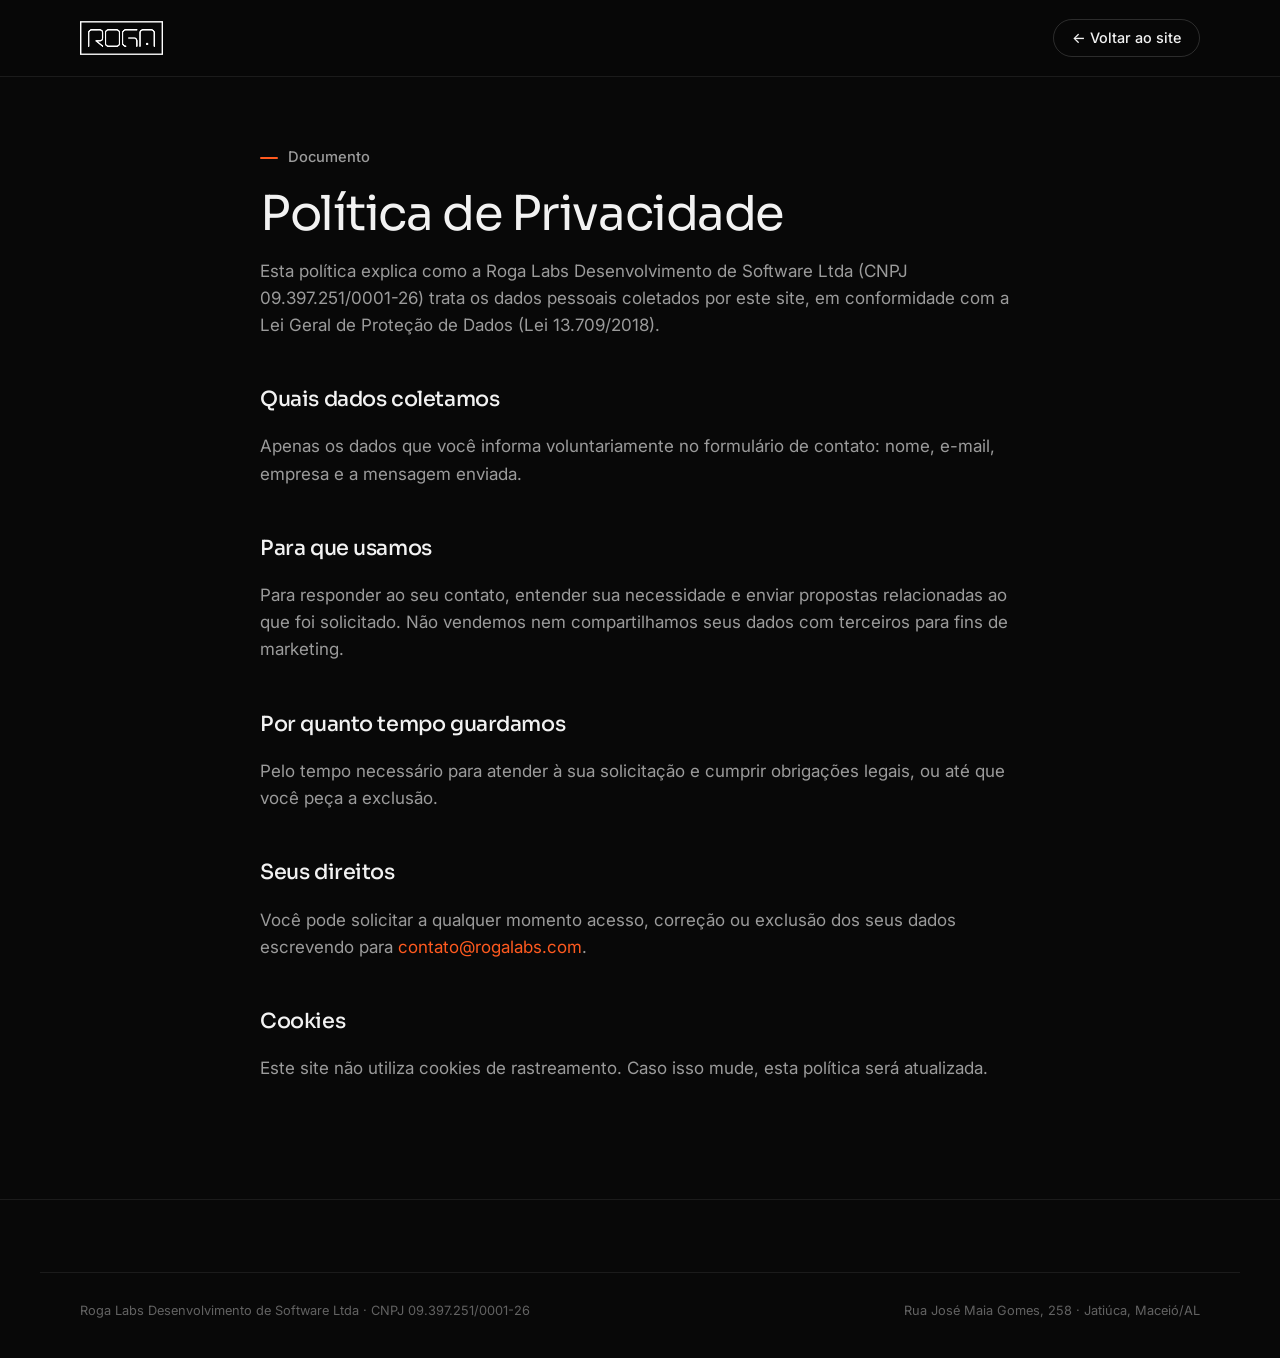
<file: politica-de-privacidade.html>
<!doctype html>
<html lang="pt-BR">
<head>
  <meta charset="utf-8">
  <meta name="viewport" content="width=device-width, initial-scale=1">
  <title>Política de Privacidade · Roga Labs</title>
  <meta name="robots" content="noindex">
  <link rel="icon" type="image/png" href="assets/img/favicon.png">
  <link rel="preconnect" href="https://fonts.googleapis.com">
  <link rel="preconnect" href="https://fonts.gstatic.com" crossorigin>
  <link href="https://fonts.googleapis.com/css2?family=Sora:wght@300;400;500&family=Inter:wght@400;500&family=JetBrains+Mono&display=swap" rel="stylesheet">
  <link rel="stylesheet" href="assets/css/styles.css">
  <style>
    .legal { padding: 140px 0 100px; max-width: 760px; }
    .legal h2 { font-size: 1.3rem; margin: 44px 0 12px; }
    .legal p, .legal li { color: var(--muted); }
  </style>
</head>
<body>
  <header class="header is-scrolled">
    <div class="container header__inner">
      <a href="index.html" class="header__logo"><img src="assets/img/logo-roga-branco.png" alt="Roga" width="96" height="40"></a>
      <a href="index.html" class="btn btn--ghost btn--sm">← Voltar ao site</a>
    </div>
  </header>
  <main class="container legal">
    <p class="kicker">Documento</p>
    <h1 class="h2">Política de Privacidade</h1>
    <!-- Modelo inicial. Revise com o jurídico antes de publicar. -->
    <p>Esta política explica como a Roga Labs Desenvolvimento de Software Ltda (CNPJ 09.397.251/0001-26) trata os dados pessoais coletados por este site, em conformidade com a Lei Geral de Proteção de Dados (Lei 13.709/2018).</p>
    <h2>Quais dados coletamos</h2>
    <p>Apenas os dados que você informa voluntariamente no formulário de contato: nome, e-mail, empresa e a mensagem enviada.</p>
    <h2>Para que usamos</h2>
    <p>Para responder ao seu contato, entender sua necessidade e enviar propostas relacionadas ao que foi solicitado. Não vendemos nem compartilhamos seus dados com terceiros para fins de marketing.</p>
    <h2>Por quanto tempo guardamos</h2>
    <p>Pelo tempo necessário para atender à sua solicitação e cumprir obrigações legais, ou até que você peça a exclusão.</p>
    <h2>Seus direitos</h2>
    <p>Você pode solicitar a qualquer momento acesso, correção ou exclusão dos seus dados escrevendo para <a href="mailto:contato@rogalabs.com" style="color:var(--accent)">contato@rogalabs.com</a>.</p>
    <h2>Cookies</h2>
    <p>Este site não utiliza cookies de rastreamento. Caso isso mude, esta política será atualizada.</p>
  </main>
  <footer class="footer">
    <div class="container footer__legal">
      <p>Roga Labs Desenvolvimento de Software Ltda · CNPJ 09.397.251/0001-26</p>
      <p>Rua José Maia Gomes, 258 · Jatiúca, Maceió/AL</p>
    </div>
  </footer>
</body>
</html>
</file>
<file: assets/css/styles.css>
/* =========================================================
   Roga Labs · site institucional
   Paleta derivada da cor da marca (#081D1C)
   ========================================================= */

:root {
  /* Base monocromática: preto e cinzas escuros */
  --bg: #080808;
  --bg-2: #0f0f0f;
  --surface: #151515;
  --surface-2: #1c1c1c;
  --line: rgba(255, 255, 255, 0.08);
  --line-2: rgba(255, 255, 255, 0.15);
  --text: #f2f2f2;
  --muted: #9b9b9b;
  --faint: #626262;
  --white: #ffffff;
  --ink: #080808;
  /* Cor de destaque: CTAs, checks, marcadores e a faixa de números */
  --accent: #ff5a1f;
  --accent-hover: #ff7a47;
  --accent-ink: #0b0b0b;
  --accent-text: #ff7a47;   /* laranja para texto sobre fundo escuro */

  --f-display: "Sora", system-ui, sans-serif;
  --f-body: "Inter", system-ui, sans-serif;
  --f-mono: "JetBrains Mono", ui-monospace, monospace;

  --container: 1200px;
  --gutter: clamp(16px, 4vw, 40px);
  --radius: 14px;
  --ease: cubic-bezier(.2, .7, .2, 1);
}

*, *::before, *::after { box-sizing: border-box; }
html { scroll-behavior: smooth; -webkit-text-size-adjust: 100%; }
body {
  margin: 0;
  background: var(--bg);
  color: var(--text);
  font-family: var(--f-body);
  font-size: 17px;
  line-height: 1.6;
  -webkit-font-smoothing: antialiased;
  overflow-x: hidden;
}
img { max-width: 100%; display: block; }
a { color: inherit; text-decoration: none; }
::selection { background: var(--text); color: var(--bg); }
:focus-visible { outline: 2px solid var(--text); outline-offset: 3px; border-radius: 4px; }

.container { width: 100%; max-width: var(--container); margin: 0 auto; padding: 0 var(--gutter); }
.skip { position: absolute; left: -999px; top: 8px; background: var(--white); color: var(--ink); padding: 8px 14px; border-radius: 8px; z-index: 100; }
.skip:focus { left: 8px; }

/* ---------- Temas de seção ---------- */
.theme-light {
  --bg: #f5f4f0;
  --bg-2: #ecebe6;
  --surface: #ffffff;
  --surface-2: #fbfaf8;
  --line: rgba(0, 0, 0, 0.08);
  --line-2: rgba(0, 0, 0, 0.14);
  --text: #0b0b0b;
  --muted: #5c5b57;
  --faint: #8b8a85;
  --accent-text: #d94410;
  background: var(--bg); color: var(--text);
}
.theme-gray {
  --bg: #26272a;
  --bg-2: #2c2d31;
  --surface: #323338;
  --surface-2: #393a40;
  --line: rgba(255, 255, 255, 0.10);
  --line-2: rgba(255, 255, 255, 0.18);
  --text: #f4f4f4;
  --muted: #b1b2b6;
  --faint: #86878c;
  background: var(--bg); color: var(--text);
}
.theme-accent {
  --bg: var(--accent);
  --bg-2: var(--accent);
  --line: rgba(0, 0, 0, 0.16);
  --text: #0b0b0b;
  --muted: rgba(11, 11, 11, 0.72);
  background: var(--accent); color: var(--text);
}
.theme-light .team__placeholder img { filter: invert(1); opacity: .12; }

/* ---------- Tipografia ---------- */
h1, h2, h3 { font-family: var(--f-display); font-weight: 500; letter-spacing: -0.02em; margin: 0; }
.display { font-size: clamp(2.2rem, 5.4vw, 4.4rem); line-height: 1.05; letter-spacing: -0.035em; font-weight: 400; }
.h2 { font-size: clamp(1.9rem, 3.8vw, 3rem); line-height: 1.1; letter-spacing: -0.03em; font-weight: 400; }
.h2--lg { font-size: clamp(2rem, 4.4vw, 3.5rem); max-width: 18ch; }
.display--sm { font-size: clamp(2.1rem, 4.2vw, 3.4rem); }
.muted { color: var(--muted); }
.kicker, .eyebrow {
  display: inline-flex; align-items: center; gap: 10px;
  font-family: var(--f-body); font-size: 0.92rem; font-weight: 500;
  color: var(--muted); margin: 0 0 18px;
}
.kicker::before { content: ""; width: 18px; height: 2px; background: var(--accent); border-radius: 2px; }
.eyebrow { display: inline-flex; align-items: center; gap: 10px; color: var(--muted); }
.dot { width: 7px; height: 7px; border-radius: 50%; background: var(--accent); box-shadow: 0 0 0 4px rgba(255, 90, 31, .18); }
.section__lead { color: var(--muted); font-size: 1.1rem; max-width: 56ch; margin: 20px 0 0; }

/* ---------- Botões ---------- */
.btn {
  display: inline-flex; align-items: center; justify-content: center; gap: 10px;
  font: 500 0.98rem/1 var(--f-body); padding: 16px 24px; border-radius: 999px;
  border: 1px solid transparent; cursor: pointer; transition: transform .3s var(--ease), background .3s, border-color .3s, color .3s;
  white-space: nowrap;
}
.btn .arrow { transition: transform .3s var(--ease); }
.btn:hover .arrow, .link:hover .arrow { transform: translateX(4px); }
.btn--primary { background: var(--text); color: var(--bg); }
.btn--primary:hover { opacity: .86; }
.btn--ghost { border-color: var(--line-2); color: var(--text); }
.btn--ghost:hover { border-color: var(--text); background: var(--line); }
.btn--sm { padding: 11px 18px; font-size: 0.9rem; }
.btn--block { width: 100%; }
.link { display: inline-flex; gap: 8px; color: var(--text); font-weight: 500; margin-top: auto; }

/* ---------- Header ---------- */
.header {
  position: fixed; inset: 0 0 auto; z-index: 50;
  transition: background .4s, border-color .4s, backdrop-filter .4s;
  border-bottom: 1px solid transparent;
}
.header.is-scrolled { background: rgba(8, 8, 8, .8); backdrop-filter: blur(14px); -webkit-backdrop-filter: blur(14px); border-color: var(--line); }
.header__inner { display: flex; align-items: center; justify-content: space-between; height: 76px; }
.header__logo img { height: 34px; width: auto; }
.nav { display: flex; align-items: center; gap: 30px; font-size: 0.93rem; }
.nav a:not(.btn) { color: var(--muted); transition: color .2s; }
.nav a:not(.btn):hover { color: var(--text); }
.nav-toggle { display: none; background: none; border: 0; width: 44px; height: 44px; cursor: pointer; position: relative; }
.nav-toggle span { position: absolute; left: 11px; right: 11px; height: 1.5px; background: var(--text); transition: transform .3s var(--ease); }
.nav-toggle span:first-child { top: 18px; }
.nav-toggle span:last-child { top: 25px; }
.nav-open .nav-toggle span:first-child { transform: translateY(3.5px) rotate(45deg); }
.nav-open .nav-toggle span:last-child { transform: translateY(-3.5px) rotate(-45deg); }

/* ---------- Hero ---------- */
.hero { position: relative; min-height: 100vh; min-height: 100svh; display: flex; align-items: center; padding: 130px 0 90px; overflow: hidden; }
.hero::before {
  content: ""; position: absolute; inset: -20% -10% auto auto; width: 70vw; height: 70vw; max-width: 900px; max-height: 900px;
  background: radial-gradient(closest-side, rgba(255, 255, 255, .07), transparent 70%); pointer-events: none;
  animation: drift 22s ease-in-out infinite alternate;
}
@keyframes drift {
  0%   { transform: translate(0, 0) scale(1); }
  50%  { transform: translate(-8vw, 6vh) scale(1.12); }
  100% { transform: translate(-3vw, 14vh) scale(.95); }
}
/* Sinais percorrendo a grade (desenhados em main.js) */
.hero__canvas {
  position: absolute; inset: 0; width: 100%; height: 100%; pointer-events: none;
  mask-image: radial-gradient(ellipse 80% 70% at 70% 40%, #000 20%, transparent 75%);
  -webkit-mask-image: radial-gradient(ellipse 80% 70% at 70% 40%, #000 20%, transparent 75%);
}
/* Brilho que acompanha o mouse */
.hero__spot {
  position: absolute; inset: 0; pointer-events: none; opacity: 0; transition: opacity .6s;
  background: radial-gradient(420px circle at var(--mx, 50%) var(--my, 50%), rgba(255, 255, 255, .06), transparent 70%);
}
.hero:hover .hero__spot { opacity: 1; }
.hero__grid {
  position: absolute; inset: 0; pointer-events: none;
  background-image: linear-gradient(var(--line) 1px, transparent 1px), linear-gradient(90deg, var(--line) 1px, transparent 1px);
  background-size: 72px 72px;
  mask-image: radial-gradient(ellipse 80% 70% at 70% 40%, #000 20%, transparent 75%);
  -webkit-mask-image: radial-gradient(ellipse 80% 70% at 70% 40%, #000 20%, transparent 75%);
  opacity: .55;
}
.hero__inner { position: relative; display: grid; grid-template-columns: 1.15fr .85fr; gap: 64px; align-items: center; }
.hero__title { font-size: clamp(2.6rem, 6vw, 5.2rem); line-height: 1.02; letter-spacing: -0.045em; font-weight: 400; }
.hero__title em { font-style: normal; color: var(--muted); }
.hero__lead { color: var(--muted); font-size: clamp(1.05rem, 1.6vw, 1.25rem); max-width: 52ch; margin: 28px 0 40px; }
.hero__actions { display: flex; flex-wrap: wrap; gap: 14px; }
.hero__meta { margin: 40px 0 0; font-family: var(--f-mono); font-size: .78rem; color: var(--faint); letter-spacing: .06em; text-transform: uppercase; }

.hero__visual { position: relative; }
.glyph { width: 100%; max-width: 440px; margin-left: auto; overflow: visible; }
.glyph__frame { fill: none; stroke: var(--line-2); stroke-width: 2; }
.glyph__line {
  fill: none; stroke: var(--text); stroke-width: 7; stroke-linecap: round; stroke-linejoin: round;
  stroke-dasharray: 700; stroke-dashoffset: 700; animation: draw 2.2s var(--ease) forwards;
}
.l1 { animation-delay: .2s; } .l2 { animation-delay: .45s; } .l3 { animation-delay: .7s; } .l4 { animation-delay: .9s; } .l5 { animation-delay: 1.1s; }
.glyph__dot { fill: var(--text); opacity: 0; animation: pop .6s var(--ease) 2.2s forwards; }
@keyframes draw { to { stroke-dashoffset: 0; } }
@keyframes pop { from { opacity: 0; transform: scale(.4); transform-origin: 271px 310px; } to { opacity: 1; transform: scale(1); transform-origin: 271px 310px; } }

.term {
  position: absolute; left: -40px; bottom: -30px; width: min(330px, 90%);
  background: rgba(21, 21, 21, .9); backdrop-filter: blur(10px); -webkit-backdrop-filter: blur(10px);
  border: 1px solid var(--line-2); border-radius: 12px; box-shadow: 0 30px 60px -20px rgba(0,0,0,.6);
  font-family: var(--f-mono); font-size: .76rem; opacity: 0; transform: translateY(16px);
  animation: rise .8s var(--ease) 1.4s forwards;
}
.term__bar { display: flex; align-items: center; gap: 6px; padding: 10px 14px; border-bottom: 1px solid var(--line); color: var(--faint); }
.term__bar i { width: 8px; height: 8px; border-radius: 50%; background: var(--line-2); }
.term__bar span { margin-left: 8px; }
.term pre { margin: 0; padding: 14px 16px 16px; line-height: 1.75; color: var(--text); white-space: pre; overflow: hidden; }
.c-mute { color: var(--faint); } .c-ok { color: var(--accent); } .c-acc { color: var(--text); }
.cursor { display: inline-block; width: 7px; height: 13px; background: var(--text); vertical-align: -2px; animation: blink 1s steps(1) infinite; }
@keyframes blink { 50% { opacity: 0; } }
@keyframes rise { to { opacity: 1; transform: none; } }

/* ---------- Faixa de confiança ---------- */
.trust { border-top: 1px solid var(--line); border-bottom: 1px solid var(--line); padding: 36px 0; }
.trust__label { font-family: var(--f-mono); font-size: .75rem; letter-spacing: .08em; text-transform: uppercase; color: var(--faint); margin: 0 0 22px; text-align: center; }
.trust__list { list-style: none; margin: 0; padding: 0; display: flex; flex-wrap: wrap; justify-content: center; gap: 14px 48px; }
.trust__list li { font-family: var(--f-display); font-size: clamp(1rem, 1.6vw, 1.3rem); color: var(--muted); letter-spacing: -0.01em; transition: color .3s; }
.trust__list li:hover { color: var(--text); }

/* ---------- Seções ---------- */
.section { padding: clamp(90px, 12vw, 150px) 0; position: relative; }
.section__head { margin-bottom: clamp(48px, 6vw, 72px); max-width: 900px; }
.section__head--row { max-width: none; display: flex; justify-content: space-between; align-items: flex-end; gap: 40px; }
.section__head--row .section__lead { max-width: 44ch; }
.card { background: var(--surface); border: 1px solid var(--line); border-radius: var(--radius); }

/* Manifesto */
.manifesto__inner { display: grid; grid-template-columns: 1.2fr .8fr; gap: 24px 80px; align-items: end; }
.manifesto__inner .kicker { grid-column: 1 / -1; }
.manifesto__body p { color: var(--muted); font-size: 1.12rem; margin: 0 0 18px; }
.manifesto__body p:first-child { color: var(--text); font-size: 1.28rem; line-height: 1.5; }

/* Serviços */
.services { background: linear-gradient(180deg, var(--bg) 0%, var(--bg-2) 100%); }
.services__grid { display: grid; grid-template-columns: repeat(3, 1fr); gap: 20px; }
.service { padding: 40px 34px; display: flex; flex-direction: column; gap: 16px; transition: border-color .4s, transform .4s var(--ease), background .4s; }
.service:hover { border-color: var(--line-2); transform: translateY(-4px); background: var(--surface-2); }
.service__num { font-family: var(--f-mono); font-size: .8rem; color: var(--faint); }
.service h3 { font-size: 1.5rem; line-height: 1.2; margin-top: 24px; }
.service__tag { color: var(--text); font-weight: 500; margin: 0; }
.service p { margin: 0; color: var(--muted); font-size: .98rem; }
.checks { list-style: none; padding: 20px 0 8px; margin: 4px 0 8px; border-top: 1px solid var(--line); display: grid; gap: 10px; font-size: .93rem; }
.checks li { position: relative; padding-left: 26px; }
.checks li::before { content: ""; position: absolute; left: 0; top: .55em; width: 12px; height: 6px; border-left: 1.5px solid var(--accent); border-bottom: 1.5px solid var(--accent); transform: rotate(-45deg); }

/* Processo */
.process { background: var(--bg-2); }
.steps { list-style: none; margin: 0; padding: 0; display: grid; grid-template-columns: repeat(4, 1fr); border-top: 1px solid var(--line-2); }
.step { padding: 36px 28px 0 0; position: relative; }
.step::before { content: ""; position: absolute; top: -4px; left: 0; width: 7px; height: 7px; border-radius: 50%; background: var(--accent); }
.step__n { font-family: var(--f-mono); font-size: .8rem; color: var(--faint); }
.step h3 { font-size: 1.35rem; margin: 14px 0 10px; }
.step p { color: var(--muted); margin: 0; font-size: .98rem; }
.process__note { margin: 64px 0 0; padding: 22px 26px; border: 1px dashed var(--line-2); border-radius: var(--radius); color: var(--text); max-width: 640px; }

/* Por que */
.why__inner { display: grid; grid-template-columns: .9fr 1.1fr; gap: 80px; }
.why__head { position: sticky; top: 120px; align-self: start; }
.why__list { margin: 0; }
.why__list > div { padding: 28px 0; border-bottom: 1px solid var(--line); display: grid; grid-template-columns: 220px 1fr; gap: 24px; }
.why__list > div:first-child { border-top: 1px solid var(--line); }
.why__list dt { font-family: var(--f-display); font-size: 1.15rem; }
.why__list dd { margin: 0; color: var(--muted); }

/* Números */
.stats { border-top: 1px solid var(--line); border-bottom: 1px solid var(--line); background: var(--bg-2); }
.stats__grid { display: grid; grid-template-columns: repeat(4, 1fr); }
.stat { padding: 56px 28px; border-left: 1px solid var(--line); }
.stat:first-child { border-left: 0; padding-left: 0; }
.stat strong { display: block; font-family: var(--f-display); font-weight: 300; font-size: clamp(2.6rem, 5vw, 4rem); letter-spacing: -0.04em; line-height: 1; }
.stat > span { display: block; margin-top: 14px; color: var(--muted); font-size: .95rem; }

/* Cases */
.cases__grid { display: grid; grid-template-columns: repeat(2, 1fr); gap: 20px; }
.case {
  padding: 40px; min-height: 280px; display: flex; flex-direction: column; gap: 14px;
  background: linear-gradient(160deg, var(--surface) 0%, var(--bg-2) 100%); border: 1px solid var(--line); border-radius: var(--radius);
  transition: border-color .4s;
}
.case:hover { border-color: var(--line-2); }
.case__sector { font-family: var(--f-mono); font-size: .75rem; text-transform: uppercase; letter-spacing: .08em; color: var(--muted); margin: 0; }
.case h3 { font-size: 1.6rem; }
.case p { color: var(--muted); margin: 0; }
.case__tags { margin-top: auto; font-family: var(--f-mono); font-size: .75rem; color: var(--faint); }

/* Produtos */
.products { background: var(--bg-2); }
.products__inner { display: grid; grid-template-columns: 1fr 1fr; gap: 80px; align-items: center; }
.products__inner .btn { margin-top: 36px; }
.products__list { display: grid; gap: 18px; }
.product { padding: 32px; border: 1px solid var(--line-2); border-radius: var(--radius); background: var(--surface); }
.product--soon { background: transparent; border-style: dashed; }
.product h3 { font-size: 1.35rem; margin: 18px 0 8px; }
.product p { margin: 0; color: var(--muted); }
.badge { display: inline-block; font-family: var(--f-mono); font-size: .72rem; letter-spacing: .06em; text-transform: uppercase; padding: 6px 10px; border-radius: 999px; background: var(--line); color: var(--text); }
.badge--mute { background: var(--line); color: var(--muted); }

/* Stack */
.stack__grid { display: grid; grid-template-columns: repeat(3, 1fr); row-gap: 36px; border-top: 1px solid var(--line); }
.stack__group { padding: 30px 24px 0 0; }
.stack__group h3 { font-size: 1.05rem; margin-bottom: 12px; }
.stack__group p { margin: 0; color: var(--muted); font-size: .93rem; }

/* IA */
.ai__grid { display: grid; grid-template-columns: repeat(3, 1fr); gap: 1px; background: var(--line); border: 1px solid var(--line); border-radius: var(--radius); overflow: hidden; }
.ai__item { background: var(--bg); padding: 40px 34px; display: flex; flex-direction: column; gap: 14px; transition: background .4s; }
.ai__item:hover { background: var(--surface); }
.ai__icon { font-family: var(--f-mono); font-size: .8rem; color: var(--faint); margin-bottom: 20px; }
.ai__item h3 { font-size: 1.35rem; line-height: 1.25; }
.ai__item p { margin: 0; color: var(--muted); font-size: .98rem; }
.ai__cta { margin-top: 40px; }

/* Time */
.team { background: var(--bg-2); }
.team__inner { display: grid; grid-template-columns: 1fr 1fr; gap: 80px; align-items: center; }
.team__facts { list-style: none; padding: 0; margin: 40px 0 0; border-top: 1px solid var(--line); }
.team__facts li { display: grid; gap: 4px; padding: 18px 0; border-bottom: 1px solid var(--line); }
.team__facts strong { font-family: var(--f-display); font-weight: 500; }
.team__facts span { color: var(--muted); font-size: .95rem; }
.team__photo { margin: 0; }
.team__photo > img { width: 100%; aspect-ratio: 4 / 5; object-fit: cover; border-radius: var(--radius); filter: grayscale(1) contrast(1.05); }
.team__placeholder {
  aspect-ratio: 4 / 5; border-radius: var(--radius); border: 1px solid var(--line-2); display: grid; place-items: center;
  background: radial-gradient(ellipse at 30% 20%, rgba(255,255,255,.06), transparent 60%), repeating-linear-gradient(135deg, var(--surface) 0 2px, var(--bg-2) 2px 14px);
}
.team__placeholder img { width: 32%; opacity: .18; }
.team__photo figcaption { margin-top: 14px; font-family: var(--f-mono); font-size: .75rem; color: var(--faint); text-transform: uppercase; letter-spacing: .08em; }

/* Insights */
.insights__grid { display: grid; grid-template-columns: repeat(3, 1fr); gap: 20px; }
.post { display: flex; flex-direction: column; gap: 18px; min-height: 260px; padding: 32px; border: 1px solid var(--line); border-radius: var(--radius); background: var(--surface); transition: border-color .4s, transform .4s var(--ease); }
.post:hover { border-color: var(--line-2); transform: translateY(-4px); }
.post__meta { display: flex; align-items: center; justify-content: space-between; font-family: var(--f-mono); font-size: .75rem; text-transform: uppercase; letter-spacing: .08em; color: var(--muted); }
.post h3 { font-size: 1.25rem; line-height: 1.3; }
.post__more { margin-top: auto; display: inline-flex; gap: 8px; font-weight: 500; font-size: .93rem; }
.post:hover .arrow { transform: translateX(4px); }
.post .arrow { transition: transform .3s var(--ease); }

/* Carreiras */
.careers { padding-top: clamp(64px, 8vw, 96px); }
.careers__inner {
  display: flex; justify-content: space-between; align-items: center; gap: 40px;
  padding: clamp(36px, 5vw, 64px); border: 1px solid var(--line-2); border-radius: 22px;
  background: radial-gradient(ellipse at 100% 0%, rgba(255, 255, 255, .05), transparent 60%), var(--surface);
}

/* Contato */
.contact { background: var(--bg-2); border-top: 1px solid var(--line); }
.contact__inner { display: grid; grid-template-columns: 1fr 1fr; gap: 80px; align-items: start; }
.contact__copy .btn { margin-top: 36px; }
.form { padding: 36px; display: grid; gap: 20px; }
.field-row { display: grid; grid-template-columns: 1fr 1fr; gap: 16px; }
.field { display: grid; gap: 8px; border: 0; margin: 0; padding: 0; min-width: 0; }
.field label, .field legend { font-size: .85rem; color: var(--muted); padding: 0; margin-bottom: 8px; }
.field input, .field textarea {
  width: 100%; font: inherit; font-size: 1rem; color: var(--text); background: var(--bg);
  border: 1px solid var(--line-2); border-radius: 10px; padding: 14px 16px; transition: border-color .2s;
}
.field textarea { resize: vertical; min-height: 120px; }
.field input:focus, .field textarea:focus { outline: none; border-color: var(--muted); }
.field .is-invalid { border-color: #ff8a80; }
.chips { display: flex; flex-wrap: wrap; gap: 8px; }
.chips label { margin: 0; cursor: pointer; position: relative; }
.chips input { position: absolute; opacity: 0; pointer-events: none; }
.chips span { display: inline-block; padding: 9px 15px; border: 1px solid var(--line-2); border-radius: 999px; font-size: .88rem; color: var(--muted); transition: all .2s; }
.chips input:checked + span { background: var(--text); border-color: var(--text); color: var(--bg); }
.chips input:focus-visible + span { outline: 2px solid var(--text); outline-offset: 2px; }
.form__status { margin: 0; font-size: .9rem; color: var(--muted); min-height: 1.2em; }

/* Rodapé */
.footer { padding: 72px 0 36px; border-top: 1px solid var(--line); }
.footer__inner { display: grid; grid-template-columns: 2fr 1fr 1fr; gap: 40px; padding-bottom: 56px; }
.footer__brand img { height: 34px; width: auto; }
.footer__brand p { color: var(--muted); margin: 18px 0 0; }
.footer__nav { display: grid; gap: 12px; align-content: start; font-size: .93rem; }
.footer__nav a { color: var(--muted); transition: color .2s; }
.footer__nav a:hover { color: var(--text); }
.footer__legal { display: flex; flex-wrap: wrap; justify-content: space-between; gap: 8px 24px; padding-top: 28px; border-top: 1px solid var(--line); font-size: .8rem; color: var(--faint); }
.footer__legal p { margin: 0; }

/* ---------- Reveal ---------- */
.reveal { opacity: 0; transform: translateY(22px); transition: opacity .9s var(--ease), transform .9s var(--ease); }
.reveal.is-in { opacity: 1; transform: none; }
.no-js .reveal { opacity: 1; transform: none; }

/* ---------- Responsivo ---------- */
@media (max-width: 1080px) {
  .services__grid { grid-template-columns: 1fr; }
  .service h3 { margin-top: 8px; }
  .stack__grid { grid-template-columns: repeat(3, 1fr); row-gap: 24px; }
  .ai__grid, .insights__grid { grid-template-columns: 1fr; }
  .post { min-height: 0; }
  .steps { grid-template-columns: repeat(2, 1fr); row-gap: 40px; }
}

@media (max-width: 900px) {
  .nav-toggle { display: block; z-index: 2; }
  .nav {
    position: fixed; inset: 0; background: var(--bg); flex-direction: column; align-items: flex-start; justify-content: center;
    gap: 22px; padding: 0 var(--gutter); font-size: 1.6rem; font-family: var(--f-display);
    opacity: 0; pointer-events: none; transition: opacity .35s;
  }
  .nav a:not(.btn) { color: var(--text); }
  .nav__cta { margin-top: 12px; font-family: var(--f-body); }
  .nav-open .nav { opacity: 1; pointer-events: auto; }
  .nav-open { overflow: hidden; }

  .hero { padding-top: 110px; }
  .hero__inner, .manifesto__inner, .why__inner, .products__inner, .contact__inner, .team__inner { grid-template-columns: 1fr; gap: 48px; }
  .hero__visual { max-width: 380px; width: 100%; margin: 0 auto; }
  .term { left: -8px; }
  .why__head { position: static; }
  .section__head--row { flex-direction: column; align-items: flex-start; gap: 0; }
  .stats__grid { grid-template-columns: repeat(2, 1fr); }
  .stat { padding: 40px 20px; }
  .stat:nth-child(odd) { border-left: 0; padding-left: 0; }
  .stat:nth-child(n+3) { border-top: 1px solid var(--line); }
  .careers__inner { flex-direction: column; align-items: flex-start; }
  .footer__inner { grid-template-columns: 1fr 1fr; }
  .footer__brand { grid-column: 1 / -1; }
}

@media (max-width: 640px) {
  body { font-size: 16px; }
  .cases__grid, .field-row { grid-template-columns: 1fr; }
  .case { padding: 30px 26px; min-height: 0; }
  .service { padding: 32px 24px; }
  .steps { grid-template-columns: 1fr; }
  .stack__grid { grid-template-columns: 1fr 1fr; }
  .why__list > div { grid-template-columns: 1fr; gap: 6px; }
  .form { padding: 24px; }
  .hero__actions .btn { width: 100%; }
  .term { position: relative; left: 0; bottom: 0; margin: -40px auto 0; }
}

@media (prefers-reduced-motion: reduce) {
  html { scroll-behavior: auto; }
  *, *::before, *::after { animation-duration: .01ms !important; animation-delay: 0s !important; transition-duration: .01ms !important; }
  .glyph__line { stroke-dashoffset: 0; }
  .glyph__dot, .term { opacity: 1; transform: none; }
  .hero__canvas, .hero__spot { display: none; }
  .reveal { opacity: 1; transform: none; }
}

/* Seções claras em sequência: evita espaço duplo */
.manifesto + .services, .stack + .insights { padding-top: 0; }

/* =========================================================
   Imagens e layouts enxutos
   ========================================================= */
.media { margin: 0; overflow: hidden; border-radius: var(--radius); background: var(--surface-2); }
.media img {
  width: 100%; height: 100%; object-fit: cover; display: block;
  filter: grayscale(1) contrast(1.05); transform: scale(1.01);
  transition: filter .8s var(--ease), transform 1.2s var(--ease);
}
.media:hover img, .service:hover .media img, .case:hover .media img, .post:hover .media img, .product:hover .media img { filter: grayscale(0) contrast(1); transform: scale(1.04); }
.media--wide { aspect-ratio: 21 / 9; margin-top: clamp(40px, 6vw, 72px); }
.media--tall { aspect-ratio: 4 / 5; }

/* Sobre */
.manifesto__text { margin: 0; color: var(--muted); font-size: 1.2rem; line-height: 1.55; max-width: 42ch; }

/* Serviços com imagem */
.service { padding: 0; gap: 0; overflow: hidden; }
.service__img { aspect-ratio: 16 / 10; border-radius: 0; }
.service__body { padding: 28px 28px 32px; display: flex; flex-direction: column; gap: 12px; flex: 1; }
.service__body h3 { margin: 0; font-size: 1.45rem; }
.service__body .checks { margin: 6px 0 10px; }

/* IA */
.ai__inner { display: grid; grid-template-columns: 1.1fr .9fr; gap: 80px; align-items: center; }
.ai__list { list-style: none; padding: 0; margin: 36px 0 0; border-top: 1px solid var(--line); }
.ai__list li { display: grid; grid-template-columns: 170px 1fr; gap: 20px; padding: 18px 0; border-bottom: 1px solid var(--line); }
.ai__list strong { font-family: var(--f-display); font-weight: 500; }
.ai__list span { color: var(--muted); }
.ai__cta { margin-top: 32px; }

/* Processo */
.process__inner { display: grid; grid-template-columns: .9fr 1.1fr; gap: 80px; align-items: center; }
.steps--list { display: grid; grid-template-columns: 1fr; border-top: 0; margin-top: 36px; }
.steps--list .step { display: grid; grid-template-columns: 48px 1fr; gap: 12px; padding: 18px 0; border-top: 1px solid var(--line); }
.steps--list .step::before { display: none; }
.steps--list .step__n { color: var(--accent); padding-top: 4px; }
.steps--list .step h3 { margin: 0 0 4px; font-size: 1.15rem; }

/* Clientes */
.cases__grid { grid-template-columns: repeat(4, 1fr); }
.case { padding: 0 0 24px; min-height: 0; background: none; border: 0; gap: 8px; }
.case__img { aspect-ratio: 4 / 5; margin-bottom: 12px; }
.case h3 { font-size: 1.2rem; }
.case p { font-size: .95rem; }

/* Produtos */
.product { padding: 0; overflow: hidden; }
.product__img { aspect-ratio: 16 / 9; border-radius: 0; }
.product__body { padding: 28px 30px 32px; }

/* Blog */
.post { padding: 0 0 26px; min-height: 0; gap: 14px; overflow: hidden; }
.post__img { aspect-ratio: 16 / 10; border-radius: 0; }
.post__meta, .post h3 { padding: 0 26px; }

@media (max-width: 1080px) {
  .cases__grid { grid-template-columns: repeat(2, 1fr); }
}
@media (max-width: 900px) {
  .ai__inner, .process__inner { grid-template-columns: 1fr; gap: 40px; }
  .process__inner .media { order: 2; }
  .media--tall { aspect-ratio: 4 / 3; }
}
@media (max-width: 640px) {
  .media--wide { aspect-ratio: 4 / 3; }
  .ai__list li { grid-template-columns: 1fr; gap: 4px; }
  .cases__grid { grid-template-columns: 1fr 1fr; gap: 16px; }
  .case__img { aspect-ratio: 1; }
}
.steps.steps--list { row-gap: 0; }

/* Faixa de logos de clientes (rolagem contínua) */
.trust { padding: 44px 0 48px; border: 0; border-bottom: 1px solid var(--line); }
.trust .trust__label { color: var(--muted); }
.marquee {
  display: flex; overflow: hidden; gap: 0;
  mask-image: linear-gradient(90deg, transparent, #000 10%, #000 90%, transparent);
  -webkit-mask-image: linear-gradient(90deg, transparent, #000 10%, #000 90%, transparent);
}
.marquee__track {
  list-style: none; margin: 0; padding: 0 36px 0 0; display: flex; align-items: center; gap: 72px; flex-shrink: 0;
  animation: marquee 50s linear infinite;
}
.marquee:hover .marquee__track { animation-play-state: paused; }
.marquee__track li { flex-shrink: 0; display: flex; align-items: center; height: 44px; }
.marquee__track img {
  height: 26px; width: auto; max-width: 150px; object-fit: contain;
  filter: grayscale(1) contrast(1.1); opacity: .55; transition: filter .4s, opacity .4s;
}
.marquee__track img.logo--tall { height: 38px; }
.marquee__track img.logo--dark { height: 30px; filter: grayscale(1) brightness(.5) contrast(1.6); }
.marquee__track img.logo--small { height: 22px; }
.marquee__track img.logo--wide { height: 28px; max-width: 200px; }
.marquee__track img.logo--mono { filter: brightness(0); opacity: .5; height: 30px; }
.marquee__track li:hover img { filter: none; opacity: 1; }
.marquee__track li:hover img.logo--mono { filter: brightness(0); opacity: .9; }
@keyframes marquee { to { transform: translateX(-100%); } }
@media (max-width: 640px) {
  .marquee__track { gap: 44px; padding-right: 22px; }
  .marquee__track img { height: 22px; }
  .marquee__track img.logo--tall { height: 32px; }
}
@media (prefers-reduced-motion: reduce) {
  .marquee { flex-wrap: wrap; justify-content: center; mask-image: none; -webkit-mask-image: none; }
  .marquee__track { animation: none; flex-wrap: wrap; justify-content: center; row-gap: 20px; padding: 0 16px; }
  .marquee__track[aria-hidden] { display: none; }
}

/* Linha de credibilidade do hero */
.hero__title { font-size: clamp(2.4rem, 4.8vw, 4.3rem); }
.hero__lead { max-width: 58ch; }
.hero__creds {
  list-style: none; margin: 40px 0 0; padding: 0; display: flex; flex-wrap: wrap; gap: 10px 26px;
  font-size: .9rem; color: var(--muted);
}
.hero__creds li { display: inline-flex; align-items: center; }
.hero__creds li::before { content: ""; width: 4px; height: 4px; border-radius: 50%; background: var(--accent); margin-right: 10px; flex-shrink: 0; }
@media (max-width: 640px) { .hero__creds { flex-direction: column; gap: 8px; } }

/* =========================================================
   Página Quem somos
   ========================================================= */
.page-hero { position: relative; overflow: hidden; padding: 180px 0 110px; }
.page-hero::before {
  content: ""; position: absolute; inset: -30% -10% auto auto; width: 60vw; height: 60vw; max-width: 800px; max-height: 800px;
  background: radial-gradient(closest-side, rgba(255, 255, 255, .06), transparent 70%); pointer-events: none;
}
.page-hero__inner { position: relative; }
.page-hero__title { font-size: clamp(2.3rem, 5vw, 4.2rem); line-height: 1.05; letter-spacing: -0.04em; font-weight: 400; max-width: 20ch; }
.nav a[aria-current="page"] { color: var(--text); }

.about-story__img { margin-top: 0; margin-bottom: clamp(56px, 7vw, 88px); }
.about-story__grid { display: grid; grid-template-columns: .9fr 1.1fr; gap: 80px; }
.about-story__text p { color: var(--muted); font-size: 1.08rem; margin: 0 0 18px; }
.about-story__text p:first-child { color: var(--text); font-size: 1.22rem; line-height: 1.5; }

.about-community__inner { display: grid; grid-template-columns: .9fr 1.1fr; gap: 80px; align-items: center; }

.cta-band { background: var(--bg); border-top: 1px solid var(--line); }
.cta-band__inner { display: flex; align-items: center; justify-content: space-between; gap: 32px; flex-wrap: wrap; }
.cta-band__actions { display: flex; gap: 14px; flex-wrap: wrap; }

@media (max-width: 900px) {
  .page-hero { padding: 140px 0 80px; }
  .about-story__grid, .about-community__inner { grid-template-columns: 1fr; gap: 32px; }
}
@media (max-width: 640px) {
  .cta-band__actions .btn { width: 100%; }
}

/* Teste: hero centralizado, sem o desenho do logo */
.hero__inner--center { grid-template-columns: 1fr; justify-items: center; text-align: center; }
.hero__inner--center .hero__copy { max-width: 920px; display: flex; flex-direction: column; align-items: center; }
.hero__inner--center .hero__title { font-size: clamp(2.5rem, 6vw, 5rem); }
.hero__inner--center .hero__lead { margin-left: auto; margin-right: auto; }
.hero__inner--center .hero__actions, .hero__inner--center .hero__creds { justify-content: center; }

/* deploy.log na seção de IA */
.ai__visual { position: relative; }
.ai__visual .term { left: -48px; bottom: -32px; opacity: 1; transform: none; animation: none; }
@media (max-width: 900px) {
  .hero__inner--center .hero__creds { align-items: center; }
}
@media (max-width: 640px) {
  .ai__visual .term { position: relative; left: 0; bottom: 0; margin: -48px 12px 0; width: auto; }
}
/* Fundo do hero centralizado */
.hero .hero__grid, .hero .hero__canvas {
  mask-image: radial-gradient(ellipse 75% 70% at 50% 45%, #000 20%, transparent 75%);
  -webkit-mask-image: radial-gradient(ellipse 75% 70% at 50% 45%, #000 20%, transparent 75%);
}
.hero::before { inset: -25% auto auto 50%; transform: translateX(-50%); animation: none; }

/* Teste: efeito no título do hero */
.hero__title--fx .w, .hero__title--fx .grad {
  display: inline-block; opacity: 0; filter: blur(12px); transform: translateY(24px);
  animation: word-in 1s cubic-bezier(.2, .7, .2, 1) forwards;
  animation-delay: calc(.15s + var(--i) * .12s);
}
@keyframes word-in { to { opacity: 1; filter: blur(0); transform: none; } }

/* "e evoluir negócios." com degradê que muda de cor */
.hero__title--fx .grad {
  background: linear-gradient(90deg, #ff5a1f, #ffb347, #ff7ac6, #8b7bff, #4fd1ff, #ff5a1f);
  background-size: 300% 100%;
  -webkit-background-clip: text; background-clip: text;
  -webkit-text-fill-color: transparent; color: transparent;
  animation: word-in 1s cubic-bezier(.2, .7, .2, 1) forwards, grad-shift 8s linear infinite;
  animation-delay: calc(.15s + var(--i) * .12s), 0s;
  padding-bottom: .08em;
}
@keyframes grad-shift { to { background-position: 300% 0; } }

@media (prefers-reduced-motion: reduce) {
  .hero__title--fx .w, .hero__title--fx .grad { opacity: 1; filter: none; transform: none; animation: none; }
}

/* Teste: imagens já coloridas (sem preto e branco) */
.media img, .team__photo > img { filter: none; }
.marquee__track img, .marquee__track img.logo--dark { filter: none; opacity: .9; }
.marquee__track li:hover img { opacity: 1; }

/* =========================================================
   Quem somos v2: hero com foto, linha do tempo, MVV
   ========================================================= */
.page-hero--photo { padding: 200px 0 130px; min-height: 72vh; display: flex; align-items: flex-end; }
.page-hero--photo::before { display: none; }
.page-hero__bg { position: absolute; inset: 0; width: 100%; height: 100%; object-fit: cover; filter: grayscale(.2); }
.page-hero--photo::after {
  content: ""; position: absolute; inset: 0; pointer-events: none;
  background: linear-gradient(180deg, rgba(8,8,8,.55) 0%, rgba(8,8,8,.72) 55%, #080808 100%);
}
.page-hero--photo .page-hero__inner { z-index: 1; }
.page-hero--photo .page-hero__title { max-width: 16ch; }
.page-hero--photo .hero__lead { max-width: 58ch; }

.timeline__head { display: flex; justify-content: space-between; align-items: flex-end; gap: 32px; margin-bottom: clamp(40px, 5vw, 64px); }
.timeline__nav { display: flex; gap: 10px; }
.tl-btn {
  width: 48px; height: 48px; border-radius: 50%; border: 1px solid var(--line-2); background: transparent;
  color: var(--text); font-size: 1.1rem; cursor: pointer; transition: background .2s, color .2s, opacity .2s;
}
.tl-btn:hover { background: var(--text); color: var(--bg); }
.tl-btn:disabled { opacity: .3; pointer-events: none; }
.timeline__viewport {
  overflow-x: auto; scroll-snap-type: x mandatory; scrollbar-width: none; outline: none;
  padding-left: max(var(--gutter), calc((100vw - var(--container)) / 2 + var(--gutter)));
  scroll-padding-left: max(var(--gutter), calc((100vw - var(--container)) / 2 + var(--gutter)));
}
.timeline__viewport::-webkit-scrollbar { display: none; }
.timeline__track { list-style: none; margin: 0; padding: 0 var(--gutter) 8px 0; display: flex; position: relative; width: max-content; }
.timeline__track::before { content: ""; position: absolute; left: 0; right: 0; top: 74px; height: 1px; background: var(--line-2); }
.tl__item { width: 300px; flex: 0 0 auto; padding-right: 40px; scroll-snap-align: start; position: relative; }
.tl__year { display: block; font-family: var(--f-display); font-weight: 300; font-size: clamp(2.4rem, 4vw, 3.2rem); letter-spacing: -0.04em; line-height: 1; height: 56px; }
.tl__dot { display: block; width: 11px; height: 11px; border-radius: 50%; background: var(--bg); border: 2px solid var(--text); margin: 13px 0 28px; position: relative; z-index: 1; }
.tl__item h3 { font-size: 1.15rem; margin: 0 0 8px; }
.tl__item p { color: var(--muted); margin: 0; font-size: .98rem; }
.tl__item--now .tl__year { color: var(--accent-text, var(--accent)); }
.tl__item--now .tl__dot { background: var(--accent); border-color: var(--accent); box-shadow: 0 0 0 6px rgba(255, 90, 31, .15); }

.stats--duo .stats__grid { grid-template-columns: repeat(2, 1fr); }
.stats--duo .stat:nth-child(n+3) { border-top: 0; }

.mvv__grid { display: grid; grid-template-columns: repeat(4, 1fr); gap: 0; border-top: 1px solid var(--line); }
.mvv__item { padding: 36px 32px 8px 0; }
.mvv__item + .mvv__item { padding-left: 32px; border-left: 1px solid var(--line); }
.mvv__label { display: block; font-family: var(--f-mono); font-size: .75rem; text-transform: uppercase; letter-spacing: .08em; color: var(--muted); margin-bottom: 16px; }
.mvv__item p { font-family: var(--f-display); font-size: 1.2rem; line-height: 1.4; margin: 0; }

@media (max-width: 900px) {
  .page-hero--photo { padding: 150px 0 90px; min-height: 0; }
  .mvv__grid { grid-template-columns: 1fr 1fr; }
  .mvv__item:nth-child(3) { padding-left: 0; border-left: 0; }
  .mvv__item:nth-child(n+3) { border-top: 1px solid var(--line); margin-top: 28px; }
}
@media (max-width: 640px) {
  .timeline__head { align-items: flex-start; flex-direction: column; gap: 20px; }
  .tl__item { width: 78vw; }
  .mvv__grid { grid-template-columns: 1fr; }
  .mvv__item, .mvv__item + .mvv__item { padding: 28px 0 0; border-left: 0; }
  .mvv__item + .mvv__item { border-top: 1px solid var(--line); margin-top: 28px; }
  .stats--duo .stat:nth-child(2) { border-left: 1px solid var(--line); padding-left: 20px; }
}
.page-hero__sub { color: var(--muted); font-size: 1rem; line-height: 1.65; max-width: 60ch; margin: 18px 0 0; }
@media (hover: hover) and (pointer: fine) {
  .timeline__viewport { cursor: grab; }
  .timeline__viewport.is-dragging { cursor: grabbing; scroll-snap-type: none; user-select: none; }
}
.stats--trio .stats__grid { grid-template-columns: repeat(3, 1fr); }
@media (max-width: 900px) {
  .stats--trio .stat, .stats--trio .stat:nth-child(odd) { padding: 40px 20px; border-left: 1px solid var(--line); border-top: 0; }
  .stats--trio .stat:first-child { border-left: 0; padding-left: 0; }
}
@media (max-width: 640px) {
  .stats--trio .stats__grid { grid-template-columns: 1fr; }
  .stats--trio .stat, .stats--trio .stat:nth-child(odd) { padding: 32px 0; border-left: 0; }
  .stats--trio .stat + .stat { border-top: 1px solid var(--line); }
}

/* Logos de clientes fixos em duas linhas (sem rolagem) */
.marquee { display: block; overflow: visible; mask-image: none; -webkit-mask-image: none; max-width: var(--container); margin: 0 auto; padding: 0 var(--gutter); }
.marquee__track { animation: none !important; flex-wrap: wrap; justify-content: center; gap: 28px 0; padding: 0; width: 100%; }
.marquee__track[aria-hidden] { display: none; }
.marquee__track li { flex: 0 0 calc(100% / 7); justify-content: center; height: 52px; }
@media (max-width: 900px) { .marquee__track li { flex-basis: 25%; } }
@media (max-width: 640px) { .marquee__track { gap: 22px 0; } .marquee__track li { flex-basis: 33.333%; height: 44px; } }
/* Logos com tamanho uniforme */
.marquee__track img, .marquee__track img.logo--tall, .marquee__track img.logo--small,
.marquee__track img.logo--wide, .marquee__track img.logo--dark { height: 34px; width: auto; max-width: 128px; object-fit: contain; }
.marquee__track img.logo--ecopar { height: 50px; max-width: 128px; }
@media (max-width: 640px) {
  .marquee__track img, .marquee__track img.logo--tall, .marquee__track img.logo--small,
  .marquee__track img.logo--wide, .marquee__track img.logo--dark { height: 28px; max-width: 96px; }
  .marquee__track img.logo--ecopar { height: 42px; max-width: 96px; }
}
.marquee__track img[alt^="XP"], .marquee__track img[alt^="Banco BV"] { height: 40px; }
.marquee__track img.logo--wide { max-width: 160px; height: 40px; }
@media (max-width: 640px) {
  .marquee__track img[alt^="XP"], .marquee__track img[alt^="Banco BV"] { height: 34px; }
  .marquee__track img.logo--wide { max-width: 110px; height: 34px; }
}

/* Clientes: grade 7 x 2, colunas com logos de formato parecido */
.marquee__track:not([aria-hidden]) { display: grid; grid-template-columns: repeat(7, 1fr); gap: 32px 24px; align-items: center; }
.marquee__track:not([aria-hidden]) li { flex: none; width: auto; justify-content: center; }
.marquee__track img, .marquee__track img.logo--tall, .marquee__track img.logo--small,
.marquee__track img.logo--wide, .marquee__track img.logo--dark { height: 34px; max-width: 124px; }
.marquee__track img[alt^="XP"], .marquee__track img[alt^="Banco BV"] { height: 42px; }
.marquee__track img.logo--ecopar { height: 48px; }
.marquee__track img.logo--wide { height: 40px; max-width: 150px; }
@media (max-width: 900px) {
  .marquee__track:not([aria-hidden]) { grid-template-columns: repeat(4, 1fr); }
}
@media (max-width: 640px) {
  .marquee__track:not([aria-hidden]) { grid-template-columns: repeat(3, 1fr); gap: 24px 12px; }
  .marquee__track img, .marquee__track img.logo--tall, .marquee__track img.logo--small,
  .marquee__track img.logo--dark { height: 26px; max-width: 96px; }
  .marquee__track img[alt^="XP"], .marquee__track img[alt^="Banco BV"] { height: 34px; }
  .marquee__track img.logo--ecopar { height: 40px; }
  .marquee__track img.logo--wide { height: 32px; max-width: 110px; }
}
</file>
